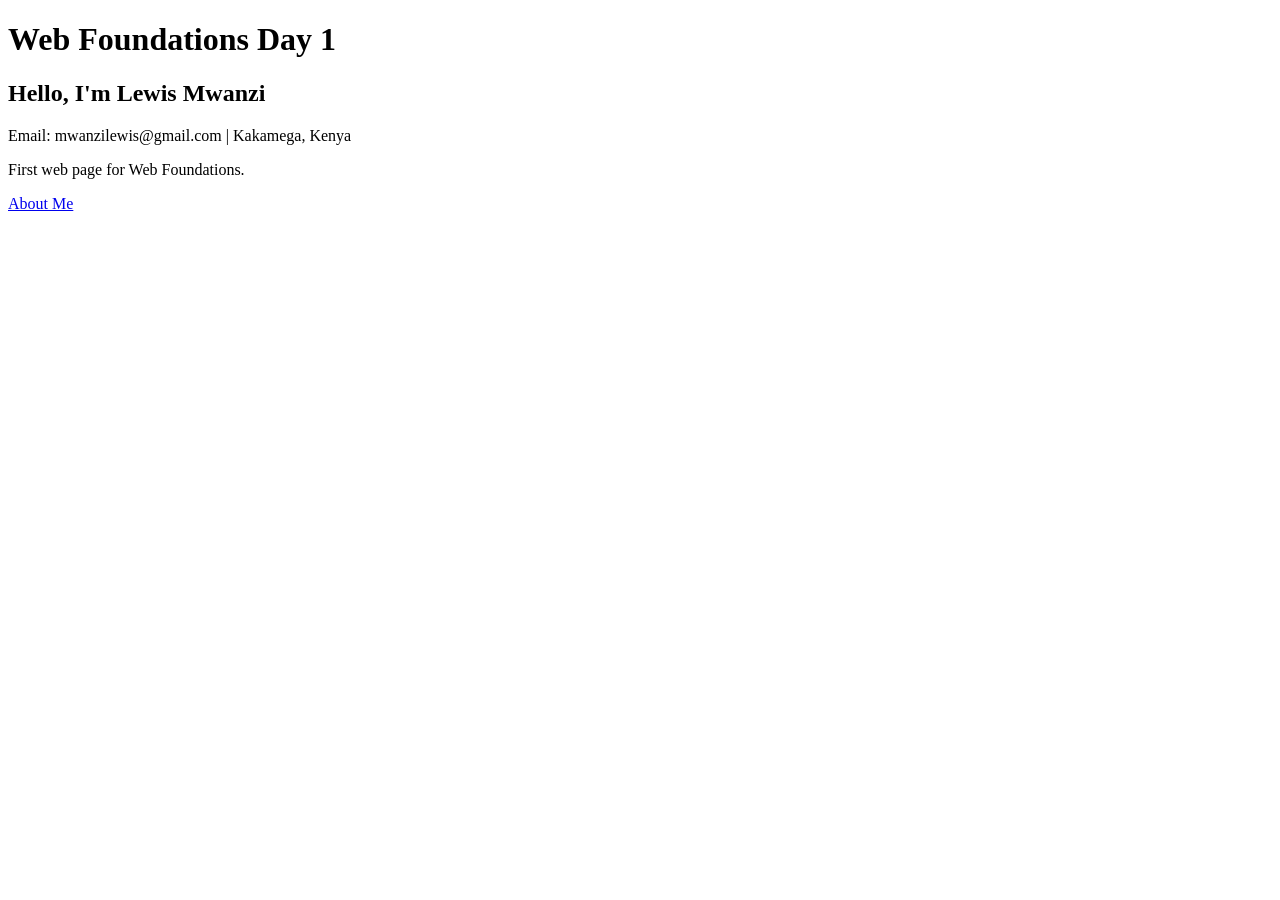
<file: day1/index.html>
<!DOCTYPE html>
<html>
<head><title>Day 1 - Lewis Mwanzi</title></head>
<body>
<h1>Web Foundations Day 1</h1>
<h2>Hello, I'm Lewis Mwanzi</h2>
<p>Email: mwanzilewis@gmail.com | Kakamega, Kenya</p>
<p>First web page for Web Foundations.</p>
<a href="about.html">About Me</a>
</body>
</html>
</file>
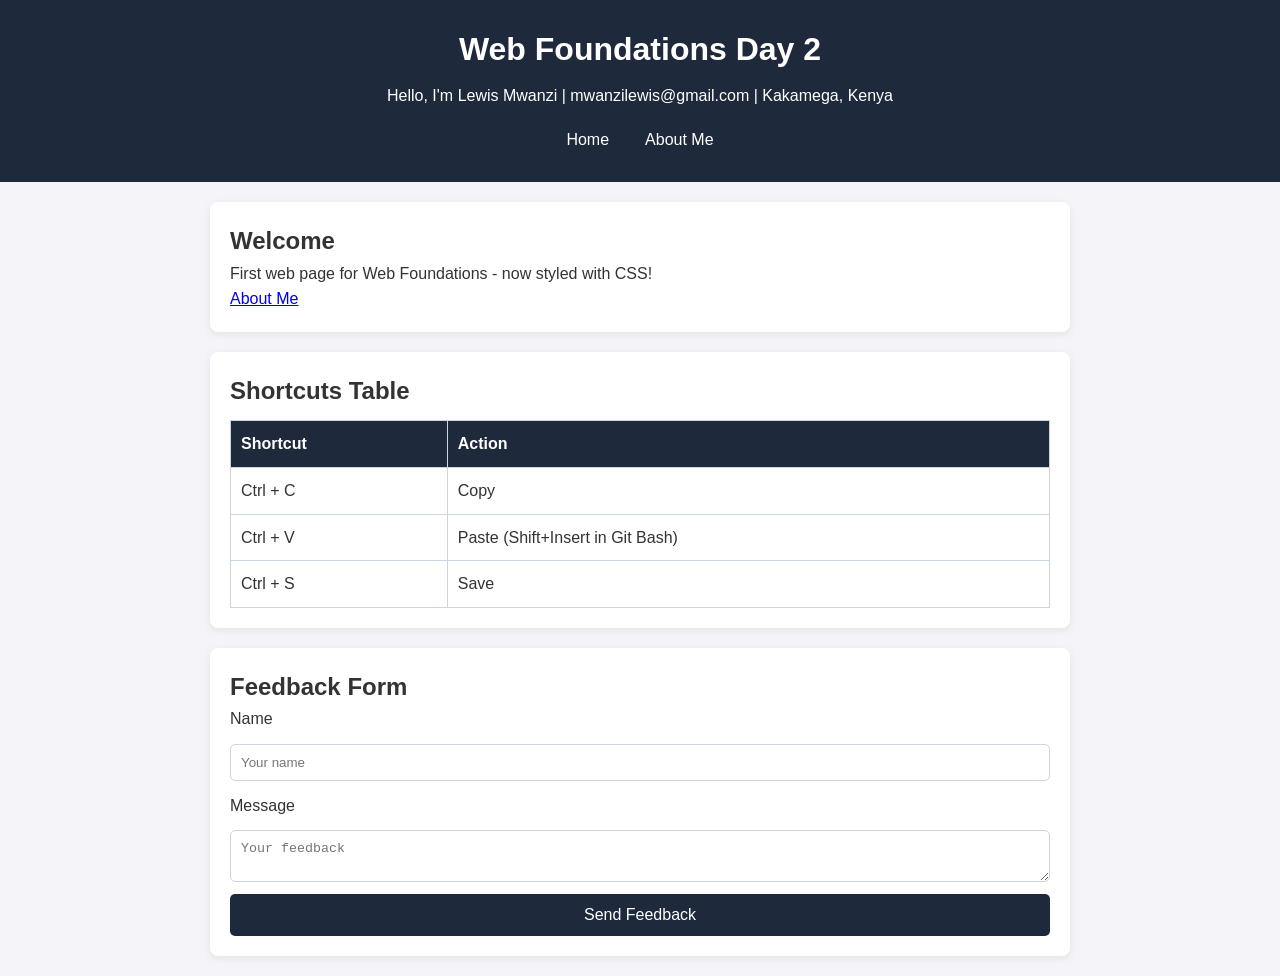
<file: day2/index.html>
<!DOCTYPE html>
<html>
<head>
  <meta charset="UTF-8">
  <meta name="viewport" content="width=device-width, initial-scale=1.0">
  <title>Day 2 - Lewis Mwanzi</title>
  <link rel="stylesheet" href="style.css">
</head>
<body>
<header>
  <h1>Web Foundations Day 2</h1>
  <p>Hello, I'm Lewis Mwanzi | mwanzilewis@gmail.com | Kakamega, Kenya</p>
  <nav>
    <a href="index.html">Home</a>
    <a href="about.html">About Me</a>
  </nav>
</header>
<main>
  <section>
    <h2>Welcome</h2>
    <p>First web page for Web Foundations - now styled with CSS!</p>
    <a href="about.html">About Me</a>
  </section>
  <section>
    <h2>Shortcuts Table</h2>
    <table>
      <tr><th>Shortcut</th><th>Action</th></tr>
      <tr><td>Ctrl + C</td><td>Copy</td></tr>
      <tr><td>Ctrl + V</td><td>Paste (Shift+Insert in Git Bash)</td></tr>
      <tr><td>Ctrl + S</td><td>Save</td></tr>
    </table>
  </section>
  <section>
    <h2>Feedback Form</h2>
    <form>
      <label>Name</label>
      <input type="text" placeholder="Your name">
      <label>Message</label>
      <textarea placeholder="Your feedback"></textarea>
      <button type="submit">Send Feedback</button>
    </form>
  </section>
</main>
</body>
</html>
</file>
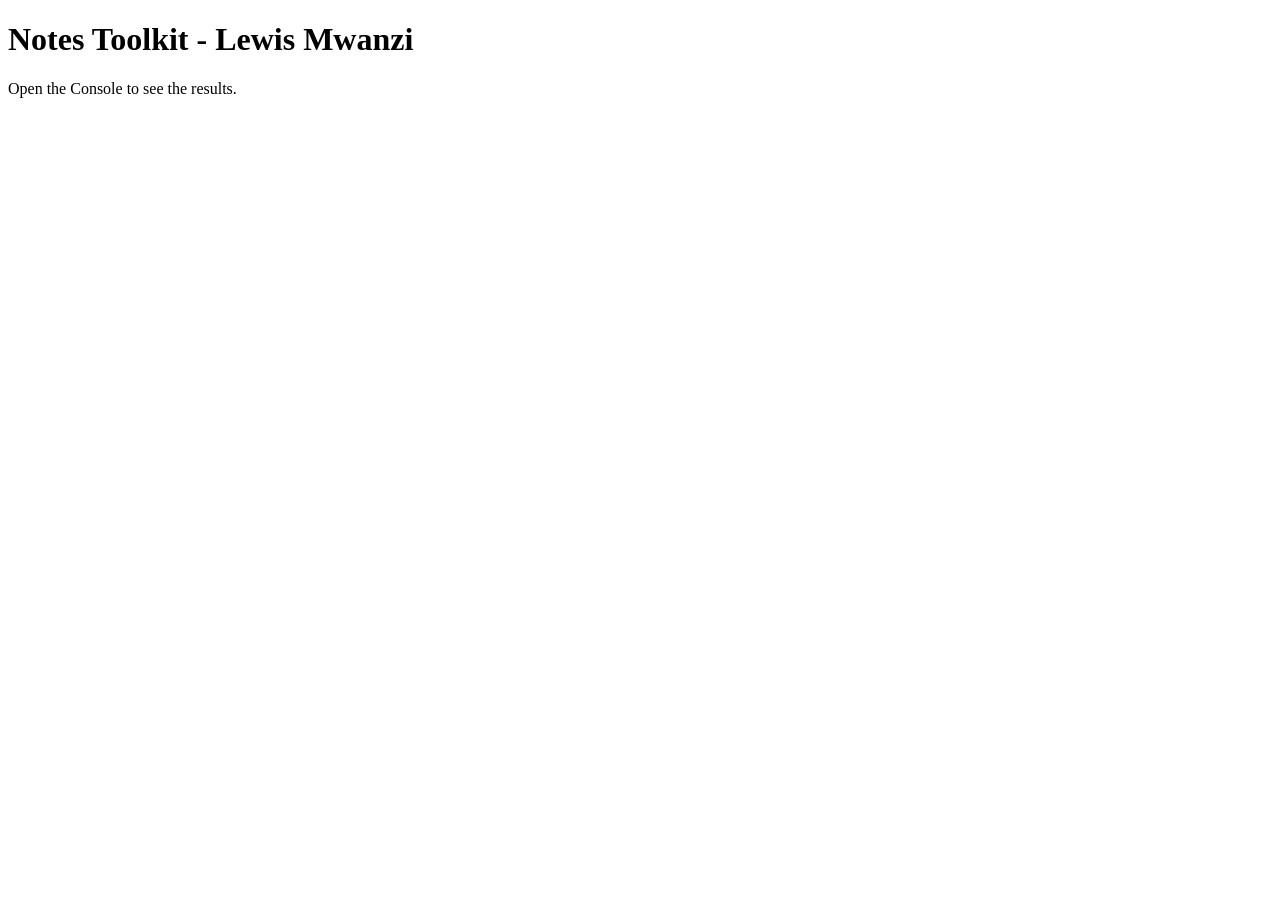
<file: day3/index.html>
<!DOCTYPE html>
<html lang="en">
<head>
  <meta charset="UTF-8">
  <meta name="viewport" content="width=device-width, initial-scale=1.0">
  <title>Notes Toolkit</title>
  <script src="script.js" defer></script>
</head>
<body>
  <h1>Notes Toolkit - Lewis Mwanzi</h1>
  <p>Open the Console to see the results.</p>
</body>
</html>
</file>
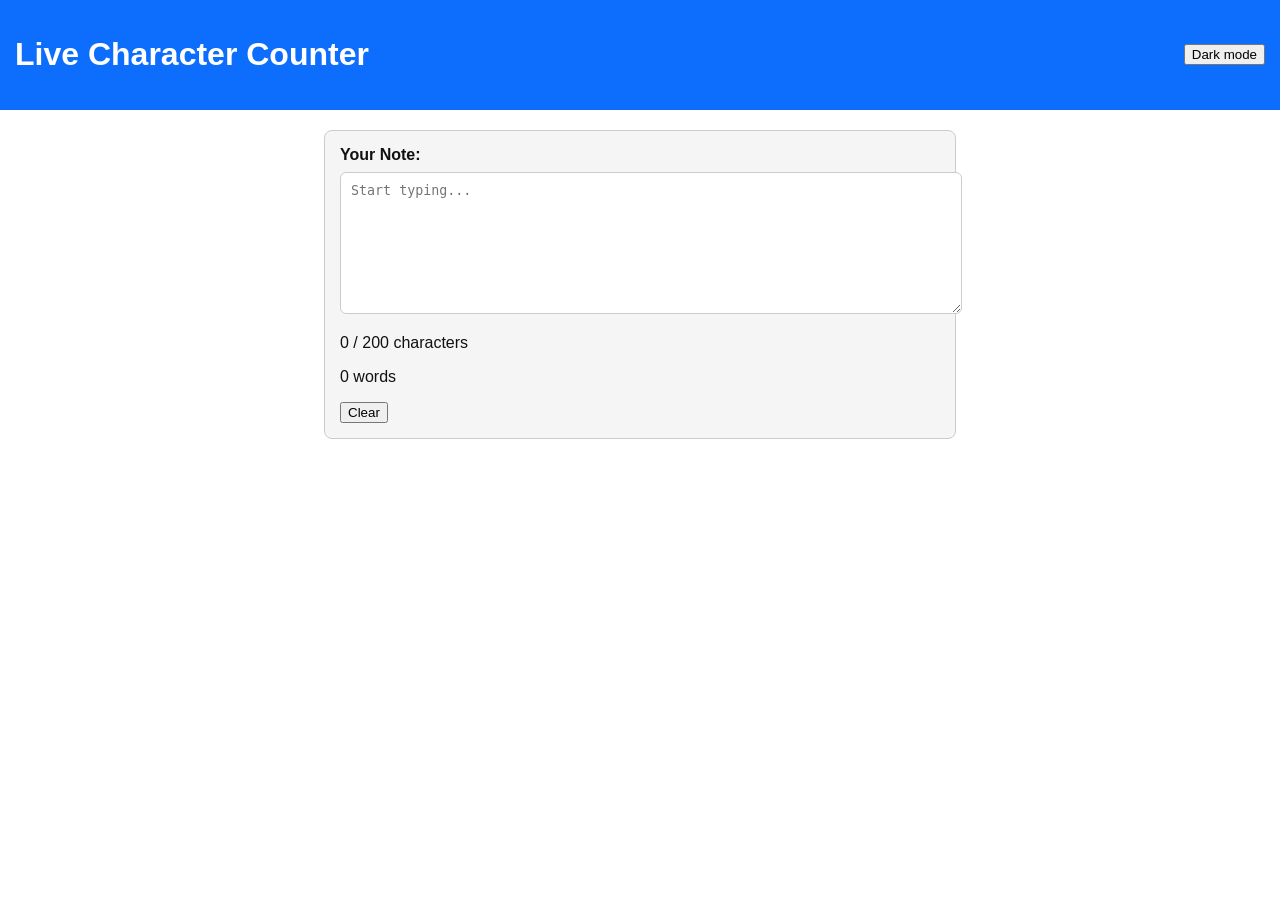
<file: day4/index.html>
<!DOCTYPE html>
<html lang="en">
<head>
  <meta charset="UTF-8">
  <meta name="viewport" content="width=device-width, initial-scale=1.0">
  <title>Day 4 - Live Character Counter</title>
  <link rel="stylesheet" href="style.css">
  <script src="script.js" defer></script>
</head>
<body>
  <header>
    <h1>Live Character Counter</h1>
    <button id="theme-toggle">Dark mode</button>
  </header>
  <main>
    <label for="note-text">Your Note:</label>
    <textarea id="note-text" placeholder="Start typing..."></textarea>
    <p id="char-count">0 / 200 characters</p>
    <p id="word-count">0 words</p>
    <button id="clear-btn">Clear</button>
  </main>
</body>
</html>
</file>
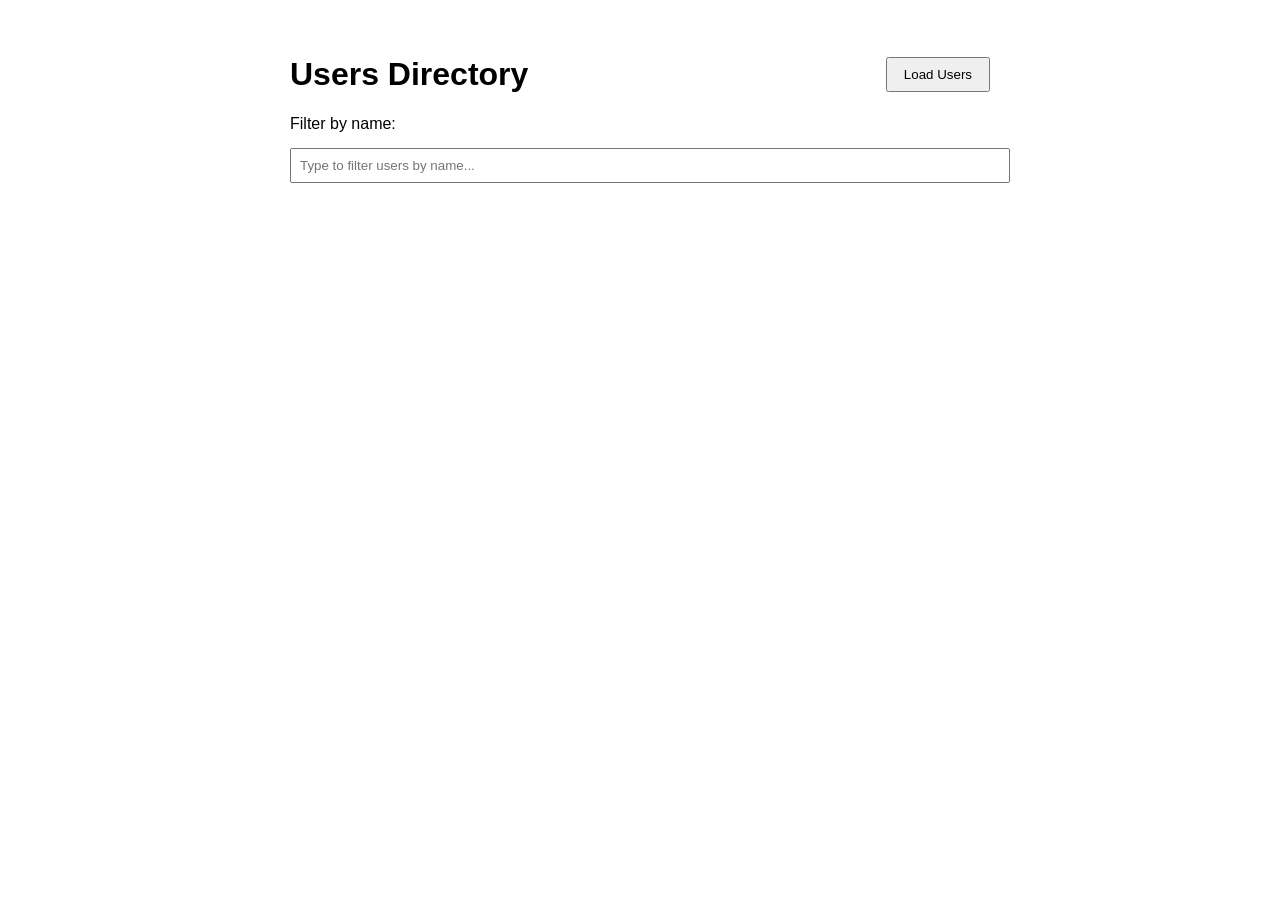
<file: day5/index.html>
<!DOCTYPE html>
<html lang="en">
<head>
  <meta charset="UTF-8">
  <meta name="viewport" content="width=device-width, initial-scale=1.0">
  <title>Day 5 - Users API</title>
  <style>
    body { font-family: Arial, sans-serif; max-width: 700px; margin: 20px auto; padding: 15px; }
    header { display: flex; justify-content: space-between; align-items: center; }
    #filter-input { width: 100%; padding: 8px; margin: 15px 0; }
    #users-list { list-style: none; padding: 0; }
    #users-list li { border: 1px solid #ccc; padding: 10px; margin-bottom: 10px; border-radius: 6px; }
    #status { font-weight: bold; min-height: 20px; }
    button { padding: 8px 16px; cursor: pointer; }
    button:disabled { opacity: 0.6; cursor: not-allowed; }
  </style>
  <script src="users.js" defer></script>
</head>
<body>
  <header>
    <h1>Users Directory</h1>
    <button id="load-users">Load Users</button>
  </header>

  <main>
    <label for="filter-input">Filter by name:</label>
    <input id="filter-input" type="text" placeholder="Type to filter users by name...">

    <p id="status"></p>
    <ul id="users-list"></ul>
  </main>
</body>
</html>
</file>
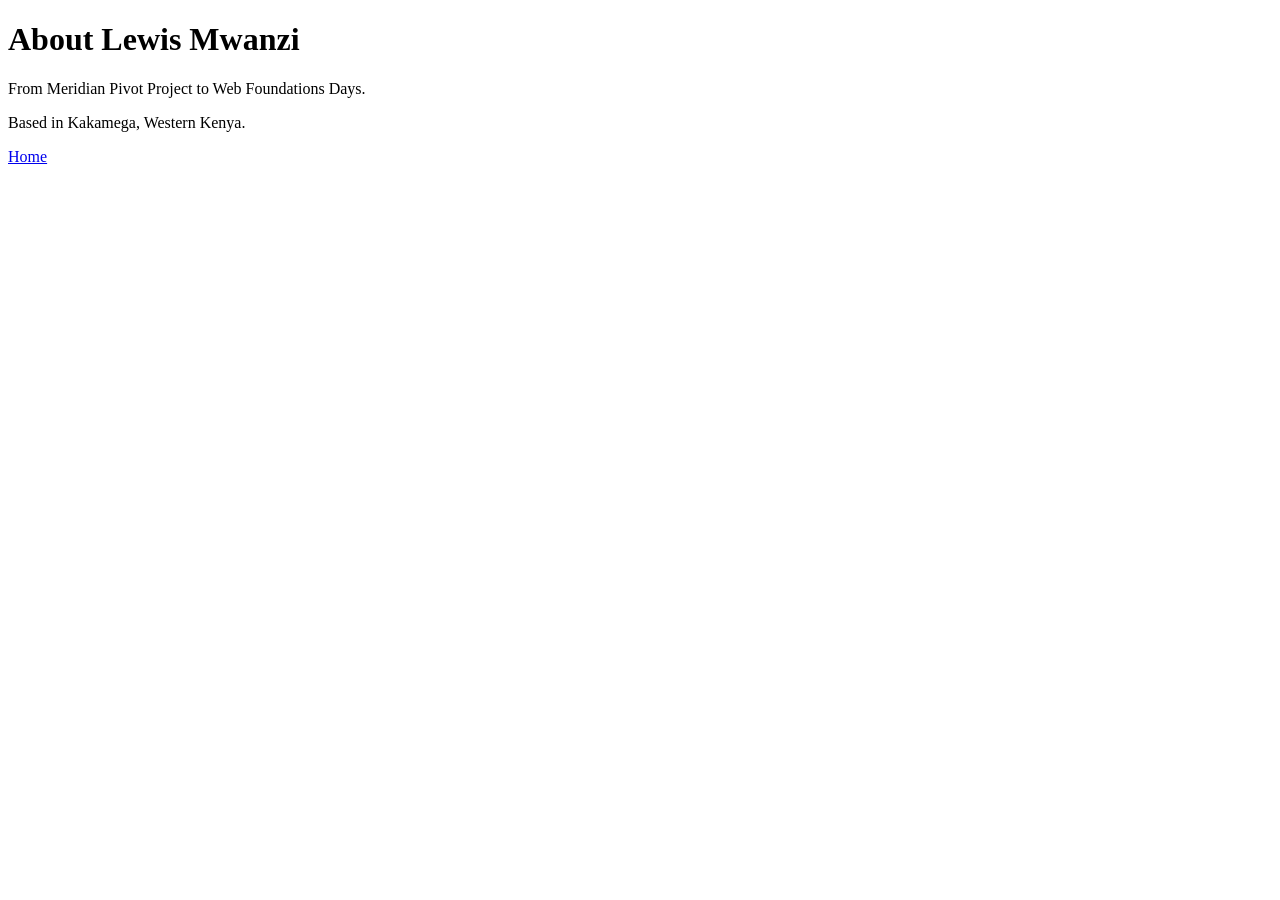
<file: day1/about.html>
<!DOCTYPE html>
<html>
<head><title>About - Lewis Mwanzi</title></head>
<body>
<h1>About Lewis Mwanzi</h1>
<p>From Meridian Pivot Project to Web Foundations Days.</p>
<p>Based in Kakamega, Western Kenya.</p>
<a href="index.html">Home</a>
</body>
</html>
</file>
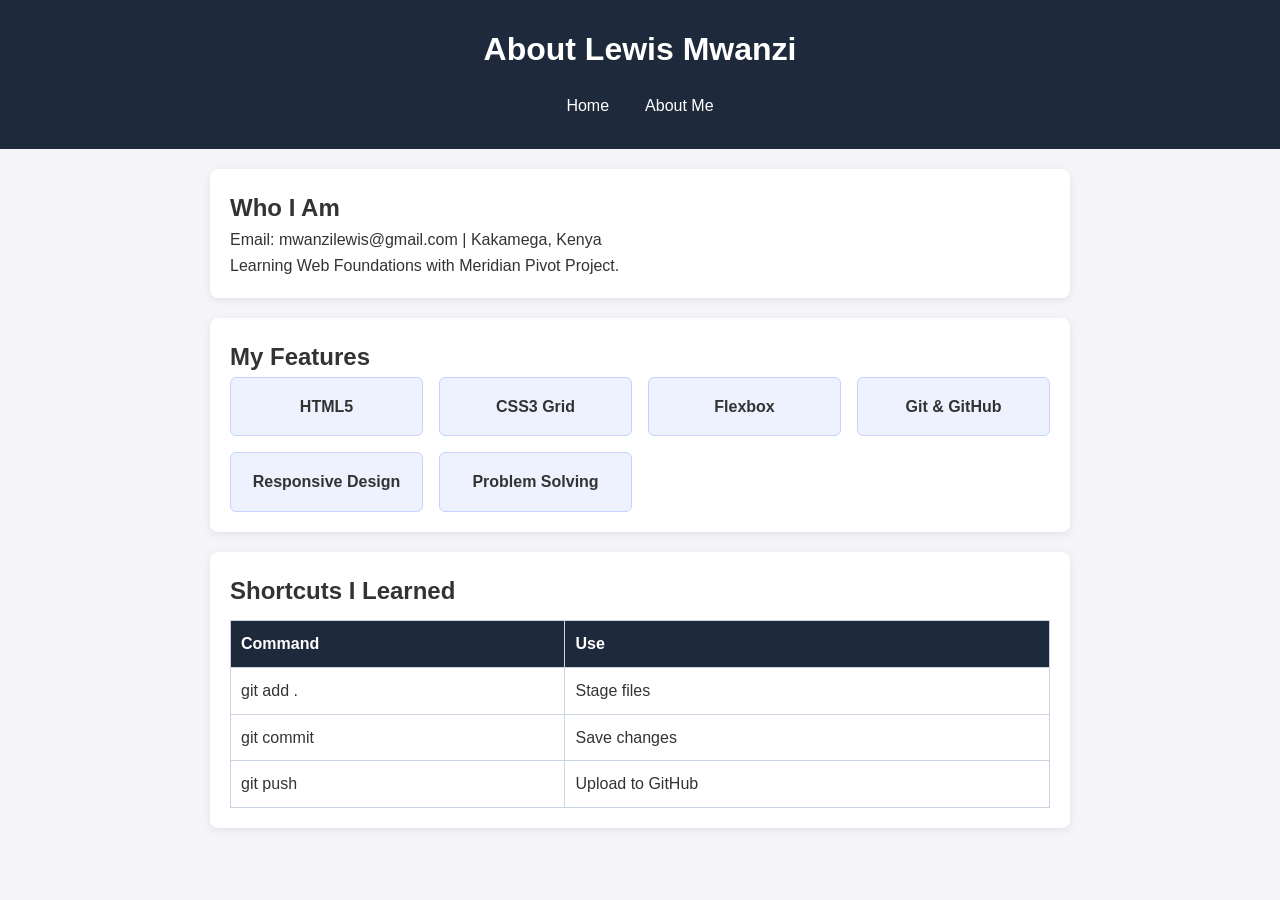
<file: day2/about.html>
<!DOCTYPE html>
<html>
<head>
  <meta charset="UTF-8">
  <meta name="viewport" content="width=device-width, initial-scale=1.0">
  <title>About - Lewis Mwanzi</title>
  <link rel="stylesheet" href="style.css">
</head>
<body>
<header>
  <h1>About Lewis Mwanzi</h1>
  <nav>
    <a href="index.html">Home</a>
    <a href="about.html">About Me</a>
  </nav>
</header>
<main>
  <section>
    <h2>Who I Am</h2>
    <p>Email: mwanzilewis@gmail.com | Kakamega, Kenya</p>
    <p>Learning Web Foundations with Meridian Pivot Project.</p>
  </section>
  <section>
    <h2>My Features</h2>
    <ul class="features">
      <li>HTML5</li>
      <li>CSS3 Grid</li>
      <li>Flexbox</li>
      <li>Git & GitHub</li>
      <li>Responsive Design</li>
      <li>Problem Solving</li>
    </ul>
  </section>
  <section>
    <h2>Shortcuts I Learned</h2>
    <table>
      <tr><th>Command</th><th>Use</th></tr>
      <tr><td>git add .</td><td>Stage files</td></tr>
      <tr><td>git commit</td><td>Save changes</td></tr>
      <tr><td>git push</td><td>Upload to GitHub</td></tr>
    </table>
  </section>
</main>
</body>
</html>
</file>
<file: day2/style.css>
* { box-sizing: border-box; margin:0; padding:0; }
body { font-family: Arial, sans-serif; line-height:1.6; background:#f4f4f9; color:#333; }
header { background:#1e293b; color:white; padding:24px 20px; text-align:center; }
header h1 { font-size:32px; margin-bottom:8px; }
nav { display:flex; justify-content:center; gap:16px; margin-top:12px; flex-wrap:wrap; }
nav a { color:white; text-decoration:none; padding:6px 10px; border-radius:4px; transition:all 0.3s ease; }
nav a:hover { background:#fff; color:#1e293b; text-decoration:underline; }
main { max-width:900px; margin:20px auto; padding:0 20px; }
section { background:white; padding:20px; margin-bottom:20px; border-radius:8px; box-shadow:0 2px 8px rgba(0,0,0,0.08); }
.features { display:grid; grid-template-columns:repeat(auto-fit, minmax(180px, 1fr)); gap:16px; list-style:none; padding:0; }
.features li { background:#eef2ff; border:1px solid #c7d2fe; padding:16px; border-radius:6px; text-align:center; font-weight:bold; }
table { width:100%; border-collapse:collapse; margin-top:10px; }
th, td { border:1px solid #cbd5e1; padding:10px; text-align:left; }
th { background:#1e293b; color:white; }
form { display:flex; flex-direction:column; gap:12px; }
form input, form textarea, form select { width:100%; padding:10px; border:1px solid #cbd5e1; border-radius:5px; }
button { background:#1e293b; color:white; padding:12px; border:none; border-radius:5px; cursor:pointer; font-size:16px; transition:background 0.3s ease, transform 0.2s ease; }
button:hover { background:#334155; transform:translateY(-2px); }
@media (max-width:600px) { header { padding:16px 12px; } header h1 { font-size:22px; } main { padding:0 12px; } nav { gap:8px; } }
</file>
<file: day4/style.css>
:root {
  --bg: #ffffff;
  --text: #111111;
  --card: #f5f5f5;
  --border: #cccccc;
  --header-bg: #0d6efd;
  --header-text: #ffffff;
}
body.dark {
  --bg: #121212;
  --text: #e0e0e0;
  --card: #1e1e1e;
  --border: #444444;
  --header-bg: #000000;
  --header-text: #ffffff;
}
body { background: var(--bg); color: var(--text); font-family: Arial, sans-serif; margin: 0; }
header { background: var(--header-bg); color: var(--header-text); padding: 15px; display: flex; justify-content: space-between; align-items: center; }
main { max-width: 600px; margin: 20px auto; padding: 15px; background: var(--card); border: 1px solid var(--border); border-radius: 8px; }
label { display: block; font-weight: bold; margin-bottom: 8px; }
#note-text { width: 100%; min-height: 120px; padding: 10px; background: var(--bg); color: var(--text); border: 1px solid var(--border); border-radius: 6px; }
.warning { color: orange; }
.over { color: red; font-weight: bold; }
</file>
